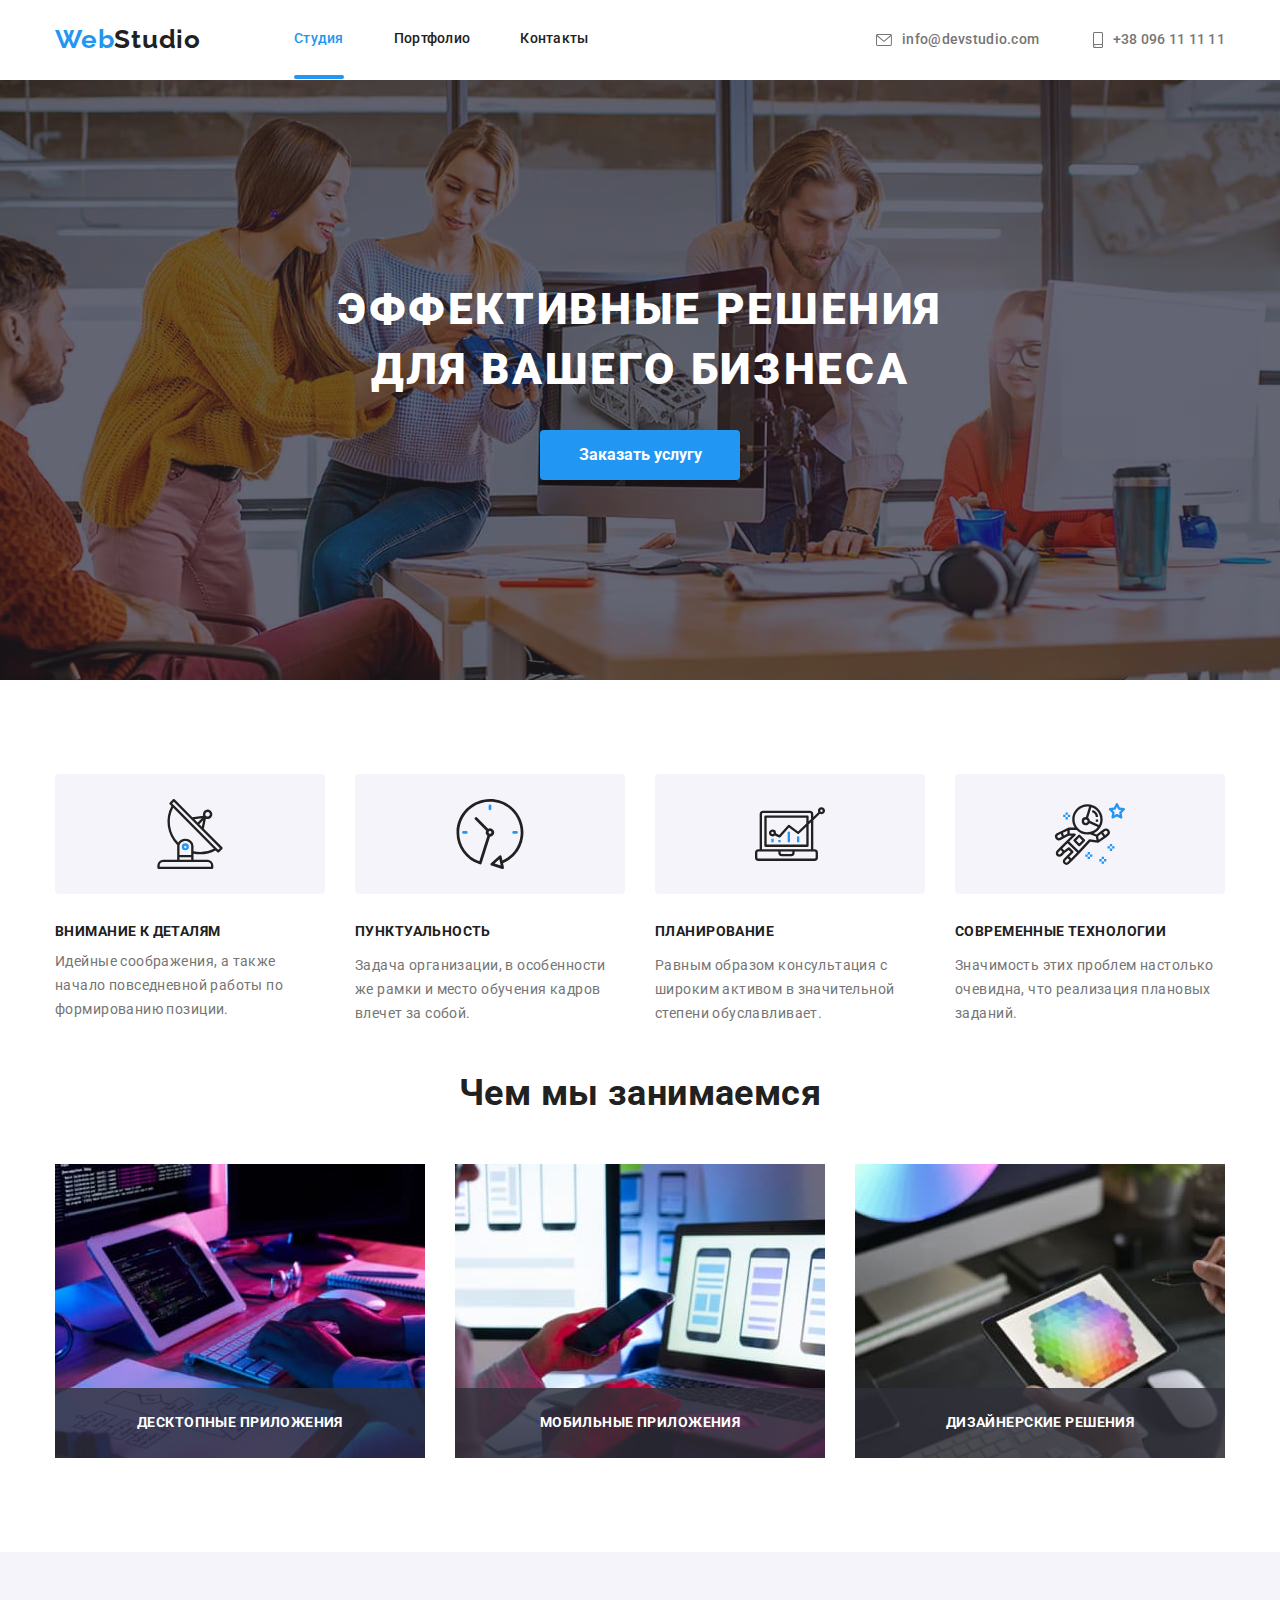
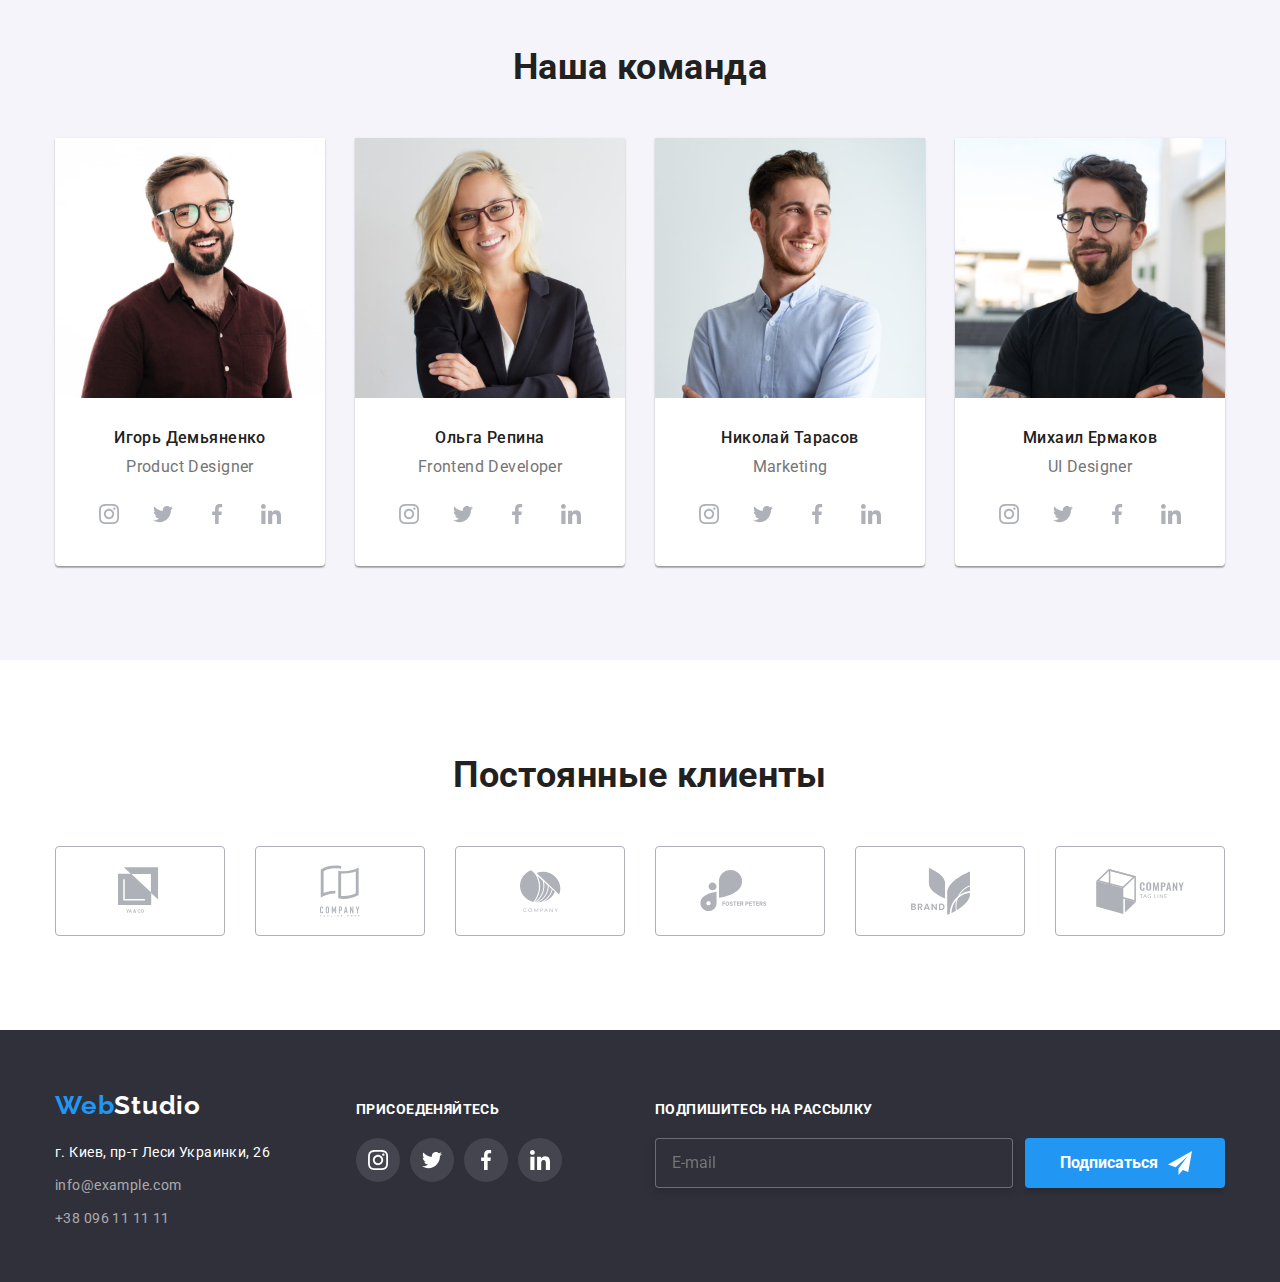
<file: index.html>
<!DOCTYPE html>
<html lang="en">
<head>
    <meta charset="UTF-8">
    <meta name="viewport" content="width=device-width, initial-scale=1.0">
    <title>Document</title>
    <link href="https://fonts.googleapis.com/css2?family=Raleway:wght@700&family=Roboto:wght@400;500;700;900&display=swap" rel="stylesheet"/>
    <link rel="stylesheet" href="https://cdnjs.cloudflare.com/ajax/libs/modern-normalize/1.0.0/modern-normalize.min.css"/>
    <link rel="stylesheet" href="./css/styles.css" />
</head>
<body>
     <!--Шапка сайта-->  
 <header class="page-header"> 
   <div class="container flexbox">
    <nav class="navigation">
      <a href="./index.html" class="logo">
        <span class="logo-web">Web</span>Studio
      </a>  
      <ul class="site-nav list">
        <li class="item"><a href="" class="link current">Студия</a></li>
        <li class="item"><a href="./portfolio.html" class="link">Портфолио</a></li>
        <li class="item"><a href="" class="link">Контакты</a></li>
      </ul>
    </nav>

     <address class="address">
       <a class="contacts-link" href="mailto:info@devstudio.com">
        <svg class="contact-icon" width="16" height="12">
          <use href="./img/sprite.svg#envelope"></use>
        </svg>info@devstudio.com
       </a>
       <a class="contacts-link" href="tel:+380961111111">
        <svg class="contact-icon" width="10" height="16">
          <use href="./img/sprite.svg#smartphone"></use>
        </svg>+38 096 11 11 11
       </a>
     </address>
   </div>
   
  </header>  

   <main>
     <!--Вид деятельности-->
     <section class="section-services">
       <div class="overlay">
        <h1 class="hero-title">Эффективные решения <br /> для вашего бизнеса</h1>
        <button data-modal-open class="button">Заказать услугу</button>
       </div>
       
     </section>
     <!--Наши преимущества-->
     <section class="section">
       <div class="container advantages"> 
        <h2 class="section-title-invisible">Наши преимущества</h2>
        <ul class="advantages-list">
          <li class="element">
            <h3 class="title">Внимание к деталям</h3>
              <p class="advantage-text">Идейные соображения, а также начало повседневной работы по формированию позиции.</p>
          </li>
          <li class="element">
            <h3 class="title">Пунктуальность</h3>
              <p>Задача организации, в особенности же рамки и место обучения кадров влечет за собой.</p>
          </li>
          <li class="element">
            <h3 class="title">Планирование</h3>
              <p>Равным образом консультация с широким активом в значительной степени обуславливает.</p>
          </li>
          <li class="element">
            <h3 class="title">Современные технологии</h3>
              <p>Значимость этих проблем настолько очевидна, что реализация плановых заданий.</p>
          </li>
        </ul>
       </div>
       
     </section>

     <!--Виды услуг-->
     <section class="section">
       <div class="container">
        <h2 class="section-title">Чем мы занимаемся</h2>
        <ul class="section-list work-list">
          <li class="work-gallery">
             <img src="./img/box1.jpg" alt="Услуга1" width="370" height="294" />
             <p class="description">Десктопные приложения</p>
          </li>
          <li class="work-gallery">
             <img src="./img/box2.jpg" alt="Услуга 2" width="370" height="294" />
             <p class="description">Мобильные приложения</p>
          </li>
          <li class="work-gallery">
             <img src="./img/box3.jpg" alt="Услуга 3" width="370" height="294" />
             <p class="description">Дизайнерские решения</p>
          </li>
        </ul>
       </div>

     </section>

     <!--Наша команда-->
     <section class="section command">
       <div class="container">
        <h2 class="section-title">Наша команда</h2>
        <ul class="section-list team-list">
          <li class="work-team">
              <img class="foto" src="./img/img.jpg" alt="Игорь Демьяненко" width="270" height="260" />
              <h3 class="employee">Игорь Демьяненко</h3>
                <p class="position">Product Designer</p>
                <ul class="list social-icon-list">
                  <li class="social-icon-item">
                    <a class="social-icon-link" href="https://www.instagram.com/" target="_blank" rel="" aria-label="ссылка Инстаграм">
                      <svg class="social-icon" width="20" height="20">
                        <use href="./img/sprite.svg#instagram-2"></use>
                      </svg>
                    </a>
                  </li>
                  <li class="social-icon-item">
                    <a class="social-icon-link" href="https://www.twitter.com/" target="_blank" rel="" aria-label="ссылка Твиттер">
                      <svg class="social-icon" width="20" height="20">
                        <use href="./img/sprite.svg#twitter-1"></use>
                      </svg>
                    </a>
                  </li>
                  <li class="social-icon-item">
                    <a class="social-icon-link" href="https://www.facebook.com/" target="_blank" rel="" aria-label="ссылка Фейсбук">
                      <svg class="social-icon" width="20" height="20">
                        <use href="./img/sprite.svg#facebook-1"></use>
                      </svg>
                    </a>
                  </li>
                  <li class="social-icon-item">
                    <a class="social-icon-link" href="https://www.linkedin.com/" target="_blank" rel="" aria-label="ссылка Линкедин">
                      <svg class="social-icon" width="20" height="20">
                        <use href="./img/sprite.svg#linkedin-1"></use>
                      </svg>
                    </a>
                  </li>
                </ul>
          </li>
          <li class="work-team">
              <img class="foto" src="./img/img1.jpg" alt="Ольга Репина" width="270" height="260" />
              <h3 class="employee">Ольга Репина</h3>
                <p class="position">Frontend Developer</p>
                <ul class="list social-icon-list">
                  <li class="social-icon-item">
                    <a class="social-icon-link" href="https://www.instagram.com/" target="_blank" rel="" aria-label="ссылка Инстаграм">
                      <svg class="social-icon" width="20" height="20">
                        <use href="./img/sprite.svg#instagram-2"></use>
                      </svg>
                    </a>
                  </li>
                  <li class="social-icon-item">
                    <a class="social-icon-link" href="https://www.twitter.com/" target="_blank" rel="" aria-label="ссылка Твиттер">
                      <svg class="social-icon" width="20" height="20">
                        <use href="./img/sprite.svg#twitter-1"></use>
                      </svg>
                    </a>
                  </li>
                  <li class="social-icon-item">
                    <a class="social-icon-link" href="https://www.facebook.com/" target="_blank" rel="" aria-label="ссылка Фейсбук">
                      <svg class="social-icon" width="20" height="20">
                        <use href="./img/sprite.svg#facebook-1"></use>
                      </svg>
                    </a>
                  </li>
                  <li class="social-icon-item">
                    <a class="social-icon-link" href="https://www.linkedin.com/" target="_blank" rel="" aria-label="ссылка Линкедин">
                      <svg class="social-icon" width="20" height="20">
                        <use href="./img/sprite.svg#linkedin-1"></use>
                      </svg>
                    </a>
                  </li>
                </ul>
          </li>
          <li class="work-team">
             <img class="foto" src="./img/img2.jpg" alt="Николай Тарасов" width="270" height="260" />
             <h3 class="employee">Николай Тарасов</h3>
               <p class="position">Marketing</p>
               <ul class="list social-icon-list">
                <li class="social-icon-item">
                  <a class="social-icon-link" href="https://www.instagram.com/" target="_blank" rel="" aria-label="ссылка Инстаграм">
                    <svg class="social-icon" width="20" height="20">
                      <use href="./img/sprite.svg#instagram-2"></use>
                    </svg>
                  </a>
                </li>
                <li class="social-icon-item">
                  <a class="social-icon-link" href="https://www.twitter.com/" target="_blank" rel="" aria-label="ссылка Твиттер">
                    <svg class="social-icon" width="20" height="20">
                      <use href="./img/sprite.svg#twitter-1"></use>
                    </svg>
                  </a>
                </li>
                <li class="social-icon-item">
                  <a class="social-icon-link" href="https://www.facebook.com/" target="_blank" rel="" aria-label="ссылка Фейсбук">
                    <svg class="social-icon" width="20" height="20">
                      <use href="./img/sprite.svg#facebook-1"></use>
                    </svg>
                  </a>
                </li>
                <li class="social-icon-item">
                  <a class="social-icon-link" href="https://www.linkedin.com/" target="_blank" rel="" aria-label="ссылка Линкедин">
                    <svg class="social-icon" width="20" height="20">
                      <use href="./img/sprite.svg#linkedin-1"></use>
                    </svg>
                  </a>
                </li>
              </ul>
          </li>
          <li class="work-team">
             <img class="foto" src="./img/img3.jpg" alt="Михаил Ермаков" width="270" height="260" />
             <h3 class="employee">Михаил Ермаков</h3>
               <p class="position">UI Designer</p>
               <ul class="list social-icon-list">
                <li class="social-icon-item">
                  <a class="social-icon-link" href="https://www.instagram.com/" target="_blank" rel="" aria-label="ссылка Инстаграм">
                    <svg class="social-icon" width="20" height="20">
                      <use href="./img/sprite.svg#instagram-2"></use>
                    </svg>
                  </a>
                </li>
                <li class="social-icon-item">
                  <a class="social-icon-link" href="https://www.twitter.com/" target="_blank" rel="" aria-label="ссылка Твиттер">
                    <svg class="social-icon" width="20" height="20">
                      <use href="./img/sprite.svg#twitter-1"></use>
                    </svg>
                  </a>
                </li>
                <li class="social-icon-item">
                  <a class="social-icon-link" href="https://www.facebook.com/" target="_blank" rel="" aria-label="ссылка Фейсбук">
                    <svg class="social-icon" width="20" height="20">
                      <use href="./img/sprite.svg#facebook-1"></use>
                    </svg>
                  </a>
                </li>
                <li class="social-icon-item">
                  <a class="social-icon-link" href="https://www.linkedin.com/" target="_blank" rel="" aria-label="ссылка Линкедин">
                    <svg class="social-icon" width="20" height="20">
                      <use href="./img/sprite.svg#linkedin-1"></use>
                    </svg>
                  </a>
                </li>
              </ul>
          </li>
        </ul>
       </div>
     </section>

     <!--Клиенты-->
     <section class="section">
       <div class="container">
        <h2 class="section-title">Постоянные клиенты</h2>
        <ul class="list clients-list">
          <li class="clients-item">
            <a class="clients-link" href="" target="_blank" rel="" aria-label="ссылка на клиента 1">
              <svg class="client-icon" width="44.27" height="49.23">
                <use href="./img/sprite.svg#logo-1"></use>
              </svg>
            </a>
          </li>
          <li class="clients-item">
            <a class="clients-link" href="" target="_blank" rel="" aria-label="ссылк на клиента 2">
              <svg class="client-icon" width="40" height="52">
                <use href="./img/sprite.svg#logo-2"></use>
              </svg>
            </a>
          </li>
          <li class="clients-item">
            <a class="clients-link" href="" target="_blank" rel="" aria-label="ссылка на клиента 3">
              <svg class="client-icon" width="41" height="42.6">
                <use href="./img/sprite.svg#logo-3"></use>
              </svg>
            </a>
          </li>
          <li class="clients-item">
            <a class="clients-link" href="" target="_blank" rel="" aria-label="ссылка на клиента 4">
              <svg class="client-icon" width="79.66" height="42.02">
                <use href="./img/sprite.svg#logo-4"></use>
              </svg>
            </a>
          </li>
          <li class="clients-item">
            <a class="clients-link" href="" target="_blank" rel="" aria-label="ссылка на клиента 5">
              <svg class="client-icon" width="59" height="47">
                <use href="./img/sprite.svg#logo-5"></use>
              </svg>
            </a>
          </li>
          <li class="clients-item">
            <a class="clients-link" href="" target="_blank" rel="" aria-label="ссылка на клиента 6">
              <svg class="client-icon" width="88.48" height="45.44">
                <use href="./img/sprite.svg#logo-6"></use>
              </svg>
            </a>
          </li>
        </ul>
       </div>
      </section>
     
   </main>

  <!--Футер-->

     <footer class="section-footer">
        <div class="container page">
           <div class="footer-page">
              <div class="footer-logo">
                <a href="./index.html" class="logo-footer">
                Web<span class="logo-studio">Studio</span>
                </a>
              </div>
         
              <address class="address-footer">
               <div class="contacts">
                  <p class="location">г. Киев, пр-т Леси Украинки, 26</p>
                  <a class="contacts-link" href="mailto:info@devstudio.com">info@example.com</a><br />
                  <a class="contacts-link" href="tel:+380961111111">+38 096 11 11 11</a>
               </div>
              </address>
           </div>
        
           <div class="footer-links">
             <h3 class="join">ПРИСОЕДЕНЯЙТЕСЬ</h3>
             <ul class="list social-icon-list-footer">
               <li class="social-icon-item-footer">
                 <a class="social-icon-link-footer" href="https://www.instagram.com/" target="_blank" rel="" aria-label="ссылка Инстаграм">
                   <svg class="social-icon-footer" width="20" height="20">
                     <use href="./img/sprite.svg#instagram-2"></use>
                   </svg>
                 </a>
               </li>
               <li class="social-icon-item-footer">
                 <a class="social-icon-link-footer" href="https://www.twitter.com/" target="_blank" rel="" aria-label="ссылка Твиттер">
                   <svg class="social-icon-footer" width="20" height="20">
                     <use href="./img/sprite.svg#twitter-1"></use>
                   </svg>
                 </a>
               </li>
               <li class="social-icon-item-footer">
                 <a class="social-icon-link-footer" href="https://www.facebook.com/" target="_blank" rel="" aria-label="ссылка Фейсбук">
                   <svg class="social-icon-footer" width="20" height="20">
                     <use href="./img/sprite.svg#facebook-1"></use>
                   </svg>
                 </a>
               </li>
               <li class="social-icon-item-footer">
                 <a class="social-icon-link-footer" href="https://www.linkedin.com/" target="_blank" rel="" aria-label="ссылка Линкедин">
                   <svg class="social-icon-footer" width="20" height="20">
                     <use href="./img/sprite.svg#linkedin-1"></use>
                   </svg>
                 </a>
               </li>
             </ul>
           </div>

           <!-- Форма в футере -->
           <form class="form-field js-speaker-form">
            <label for="mail-actions">
              <b class="subscribe">Подпишитесь на рассылку</b>
            </label>
            <div class="flex-form">
              <input class="mail-actions" type="email" name="mail-actions" id="mail-actions" placeholder="E-mail"/>
              <button class="button-footer" type="submit">
                Подписаться
              <svg class="icon-send">
                <use href="./img/sprite2.svg#icon-send"></use>
              </svg>
              </button>
            </div>
           </form>
        </div>
     </footer>
    
     <!-- Модальное окно -->
       <div class="backdrop is-hidden" data-modal>
         <div class="modal">
           <button data-modal-close class="button-modal-close">
             <svg class="icon-close">
               <use href="./img/sprite.svg#close"></use>
             </svg>
           </button>

           <form class="form-modal js-speaker-form">
             <b class="form-information">Оставьте свои данные, мы вам перезвоним</b>
             <div class="form-field-modal">
               <label class="form-label" for="name">Имя</label>
               <input class="form-input" type="text" name="name" id="name" autofocus />
               <svg class="icon-form-modal" width="18" height="18">
                 <use href="./img/sprite2.svg#person-black-18dp-1"></use>
               </svg>
             </div>
             <div class="form-field-modal">
              <label class="form-label" for="tel">Телефон</label>
              <input class="form-input" type="tel" name="tel" id="tel" />
              <svg class="icon-form-modal" width="18" height="18">
                <use href="./img/sprite2.svg#phone-black-18dp-1"></use>
              </svg>
             </div>
             <div class="form-field-modal">
              <label class="form-label" for="mail">Почта</label>
              <input class="form-input" type="email" name="mail" id="mail" />
              <svg class="icon-form-modal" width="18" height="18">
                <use href="./img/sprite2.svg#email-black-18dp-1"></use>
              </svg>
             </div>
             <div class="form-field-comment">
              <label class="form-label" for="comment">Коментарий</label>
              <textarea class="form-comment" name="comment" id="comment" rows="7" placeholder="Введите текст"></textarea>
             </div>
             <div class="agreement">
              <label class="checkbox-label">
                <input class="checkbox" type="checkbox" name="licensed-agreement"/>
                <span class="icon-checkbox"></span>
                      Соглашаюсь с рассылкой и принимаю  
                <a class="license-link" href="./index.html">Условия договора</a>
               </label>
             </div>
             <div class="button-submit">                                           
              <button class="button-send" type="submit">Отправить</button>
             </div>
           </form>

         </div>
       </div>

   <script src="./js/modal.js"></script>

   <script src="./js/form.js"></script>
</body>
</html>
</file>
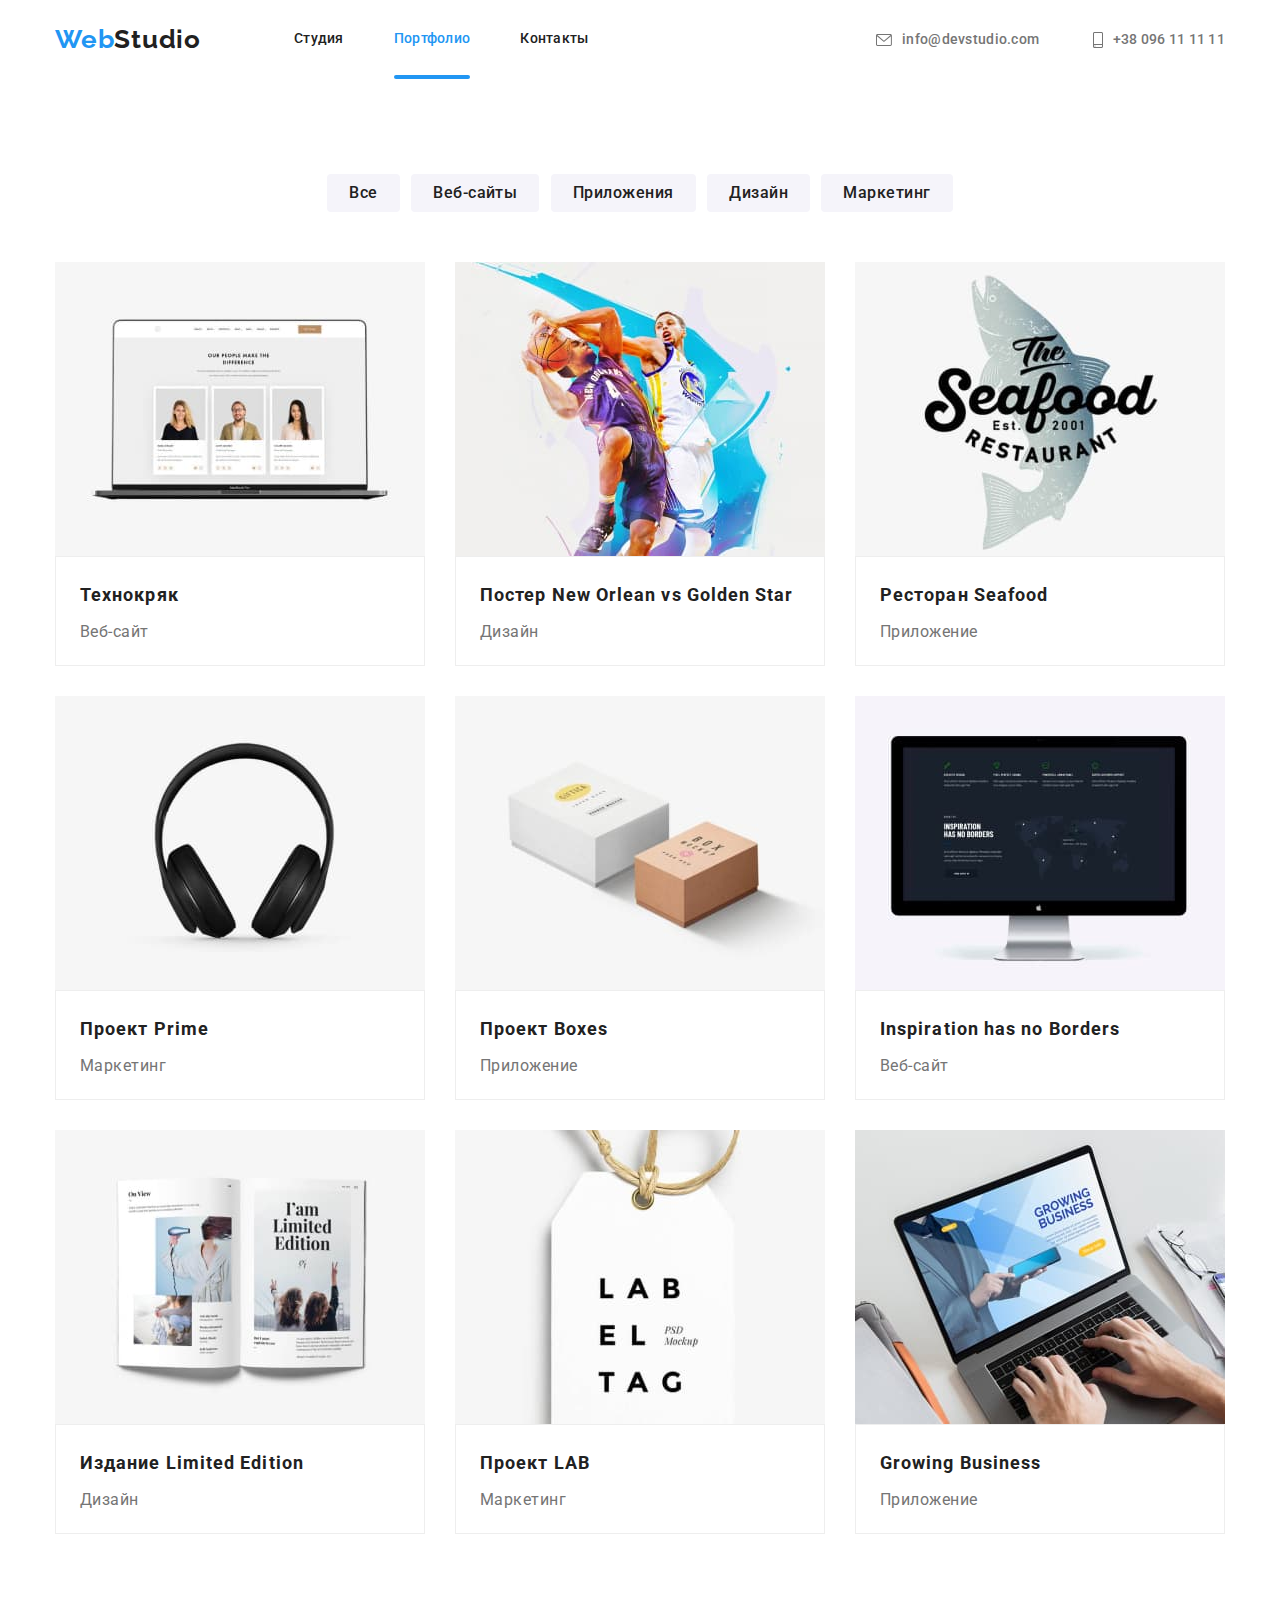
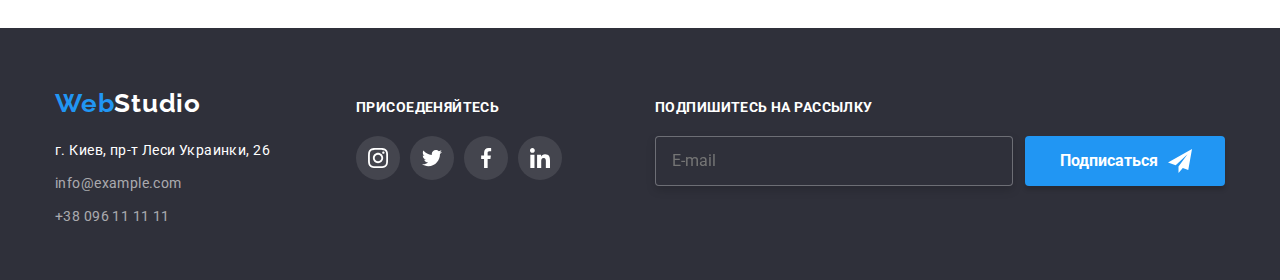
<file: portfolio.html>
<!DOCTYPE html>
<html lang="en">
<head>
    <meta charset="UTF-8">
    <meta name="viewport" content="width=device-width, initial-scale=1.0">
    <title>Document</title>
    <link href="https://fonts.googleapis.com/css2?family=Raleway:wght@700&family=Roboto:wght@400;500;700;900&display=swap" rel="stylesheet"/>
    <link rel="stylesheet" href="https://cdnjs.cloudflare.com/ajax/libs/modern-normalize/1.0.0/modern-normalize.min.css"/>
    <link rel="stylesheet" href="./css/styles.css" />
</head>
<body>
     <!--Шапка сайта-->  
     <header class="page-header"> 
      <div class="container flexbox">
       <nav class="navigation">
         <a href="./index.html" class="logo">
           <span class="logo-web">Web</span>Studio
         </a>  
         <ul class="site-nav list">
           <li class="item"><a href="./index.html" class="link">Студия</a></li>
           <li class="item"><a href="./portfolio.html" class="link current">Портфолио</a></li>
           <li class="item"><a href="" class="link">Контакты</a></li>
         </ul>
       </nav>
   
       <address class="address">
        <a class="contacts-link" href="mailto:info@devstudio.com">
         <svg class="contact-icon" width="16" height="12">
           <use href="./img/sprite.svg#envelope"></use>
         </svg>info@devstudio.com
        </a>
        <a class="contacts-link" href="tel:+380961111111">
         <svg class="contact-icon" width="10" height="16">
           <use href="./img/sprite.svg#smartphone"></use>
         </svg>+38 096 11 11 11
        </a>
      </address>
      </div>
      
     </header>  
   
    <main>
<!-- Образцы работ -->
  <section class="section">
    <div class="container buttons">
      <h1 class="section-title-invisible">Образцы работ</h1>
      <ul class="menu">
         <li class="unit"><button type="button" class="menu-button">Все</button></li>
         <li class="unit"><button type="button" class="menu-button">Веб-сайты</button></li>
         <li class="unit"><button type="button" class="menu-button">Приложения</button></li>
         <li class="unit"><button type="button" class="menu-button">Дизайн</button></li>
         <li class="unit"><button type="button" class="menu-button">Маркетинг</button></li>
      </ul>
    </div>

    <div class="container">
     <ul class="section-list flex">
          <li class="card">
            <a href="" class="link">
              <div class="hiden-card">
                <img class="picture" src="./img/p1.jpg" alt="Технокряк" width="370" height="294" />
                <div class="overlay-card">
                  <p class="text-overlay">
                    Технокряк это современная площадка распространения коронавируса. 
                    Компании используют эту платформу для цифрового шпионажа и атак на защищённые сервера конкурентов.
                  </p>
                </div>
              </div>
              <div class="card-content">
                <h2 class="name">Технокряк</h2>
                <p class="work">Веб-сайт</p>
              </div>
            </a> 
          </li>
          <li class="card">
            <a href="" class="link">
              <div class="hiden-card">
                <img class="picture" src="./img/p2.jpg" alt="Постер New Orlean vs Golden Star" width="370" height="294" />
                <div class="overlay-card">
                  <p class="text-overlay">
                    Технокряк это современная площадка распространения коронавируса. 
                    Компании используют эту платформу для цифрового шпионажа и атак на защищённые сервера конкурентов.
                  </p>
                </div>
              </div>
              <div class="card-content">
                <h2 class="name">Постер New Orlean vs Golden Star</h2>
                <p class="work">Дизайн</p>
              </div>
            </a>
          </li>
          <li class="card">
            <a href="" class="link">
              <div class="hiden-card">
                <img class="picture" src="./img/p3.jpg" alt="Ресторан Seafood" width="370" height="294" />
                <div class="overlay-card">
                  <p class="text-overlay">
                    Технокряк это современная площадка распространения коронавируса. 
                    Компании используют эту платформу для цифрового шпионажа и атак на защищённые сервера конкурентов.
                  </p>
                </div>
              </div>
              <div class="card-content">
                <h2 class="name">Ресторан Seafood</h2>
                <p class="work">Приложение</p>
              </div>
            </a>
          </li>
          <li class="card">
            <a href="" class="link">
              <div class="hiden-card">
                <img class="picture" src="./img/p4.jpg" alt="Проект Prime" width="370" height="294" />
                <div class="overlay-card">
                  <p class="text-overlay">
                    Технокряк это современная площадка распространения коронавируса. 
                    Компании используют эту платформу для цифрового шпионажа и атак на защищённые сервера конкурентов.
                  </p>
                </div>
              </div>
              <div class="card-content">
                <h2 class="name">Проект Prime</h2>
                <p class="work">Маркетинг</p>
              </div>
            </a>
          </li>
          <li class="card">
            <a href="" class="link">
              <div class="hiden-card">
                <img class="picture" src="./img/p5.jpg" alt="Проект Boxes" width="370" height="294" />
                <div class="overlay-card">
                  <p class="text-overlay">
                    Технокряк это современная площадка распространения коронавируса. 
                    Компании используют эту платформу для цифрового шпионажа и атак на защищённые сервера конкурентов.
                  </p>
                </div>
              </div>
              <div class="card-content">
                <h2 class="name">Проект Boxes</h2>
                <p class="work">Приложение</p>    
              </div>
            </a>
          </li>
          <li class="card">
            <a href="" class="link">
              <div class="hiden-card">
                <img class="picture" src="./img/p6.jpg" alt="Inspiration has no Borders" width="370" height="294" />
                <div class="overlay-card">
                  <p class="text-overlay">
                    Технокряк это современная площадка распространения коронавируса. 
                    Компании используют эту платформу для цифрового шпионажа и атак на защищённые сервера конкурентов.
                  </p>
                </div>
              </div>
              <div class="card-content">
                <h2 class="name">Inspiration has no Borders</h2>
                <p class="work">Веб-сайт</p>    
              </div>
            </a>
          </li>
          <li class="card">
            <a href="" class="link">
              <div class="hiden-card">
                <img class="picture" src="./img/p7.jpg" alt="Издание Limited Edition" width="370" height="294" />
                <div class="overlay-card">
                  <p class="text-overlay">
                    Технокряк это современная площадка распространения коронавируса. 
                    Компании используют эту платформу для цифрового шпионажа и атак на защищённые сервера конкурентов.
                  </p>
                </div>
              </div>
              <div class="card-content">
                <h2 class="name">Издание Limited Edition</h2>
                <p class="work">Дизайн</p>
              </div>
            </a>
          </li>
          <li class="card">
            <a href="" class="link">
              <div class="hiden-card">
                <img class="picture" src="./img/p8.jpg" alt="Проект LAB" width="370" height="294" />
                <div class="overlay-card">
                  <p class="text-overlay">
                    Технокряк это современная площадка распространения коронавируса. 
                    Компании используют эту платформу для цифрового шпионажа и атак на защищённые сервера конкурентов.
                  </p>
                </div>
              </div>
              <div class="card-content">
                <h2 class="name">Проект LAB</h2>
                <p class="work">Маркетинг</p>
              </div>
            </a>
          </li>
          <li class="card">
            <a href="" class="link">
              <div class="hiden-card">
                <img class="picture" src="./img/p9.jpg" alt="Growing Business" width="370" height="294" />
                <div class="overlay-card">
                  <p class="text-overlay">
                    Технокряк это современная площадка распространения коронавируса. 
                    Компании используют эту платформу для цифрового шпионажа и атак на защищённые сервера конкурентов.
                  </p>
                </div>
              </div>
              <div class="card-content">
                <h2 class="name">Growing Business</h2>
                <p class="work">Приложение</p>
              </div>
            </a>
          </li>
     </ul>
    </div>

  </section>      

    </main>


  <!--Футер-->
  <footer class="section-footer">
    <div class="container page">
       <div class="footer-page">
          <div class="footer-logo">
            <a href="./index.html" class="logo-footer">
            Web<span class="logo-studio">Studio</span>
            </a>
          </div>
     
          <address class="address-footer">
           <div class="contacts">
              <p class="location">г. Киев, пр-т Леси Украинки, 26</p>
              <a class="contacts-link" href="mailto:info@devstudio.com">info@example.com</a><br />
              <a class="contacts-link" href="tel:+380961111111">+38 096 11 11 11</a>
           </div>
          </address>
       </div>
    
       <div class="footer-links">
         <h3 class="join">ПРИСОЕДЕНЯЙТЕСЬ</h3>
         <ul class="list social-icon-list-footer">
           <li class="social-icon-item-footer">
             <a class="social-icon-link-footer" href="https://www.instagram.com/" target="_blank" rel="" aria-label="ссылка Инстаграм">
               <svg class="social-icon-footer" width="20" height="20">
                 <use href="./img/sprite.svg#instagram-2"></use>
               </svg>
             </a>
           </li>
           <li class="social-icon-item-footer">
             <a class="social-icon-link-footer" href="https://www.twitter.com/" target="_blank" rel="" aria-label="ссылка Твиттер">
               <svg class="social-icon-footer" width="20" height="20">
                 <use href="./img/sprite.svg#twitter-1"></use>
               </svg>
             </a>
           </li>
           <li class="social-icon-item-footer">
             <a class="social-icon-link-footer" href="https://www.facebook.com/" target="_blank" rel="" aria-label="ссылка Фейсбук">
               <svg class="social-icon-footer" width="20" height="20">
                 <use href="./img/sprite.svg#facebook-1"></use>
               </svg>
             </a>
           </li>
           <li class="social-icon-item-footer">
             <a class="social-icon-link-footer" href="https://www.linkedin.com/" target="_blank" rel="" aria-label="ссылка Линкедин">
               <svg class="social-icon-footer" width="20" height="20">
                 <use href="./img/sprite.svg#linkedin-1"></use>
               </svg>
             </a>
           </li>
         </ul>
       </div>
  <!-- Форма в футере -->
        <form class="form-field js-speaker-form">
          <label for="mail-actions">
            <b class="subscribe">Подпишитесь на рассылку</b>
          </label>
          <div class="flex-form">
            <input class="mail-actions" type="email" name="mail-actions" id="mail-actions" placeholder="E-mail"/>
            <button class="button-footer" type="submit">
              Подписаться
            <svg class="icon-send">
              <use href="./img/sprite2.svg#icon-send"></use>
            </svg>
            </button>
          </div>
        </form>       
    </div>
 </footer>
  
  
</body>
</html>
</file>
<file: css/styles.css>
/* цвет основного текста #212121 */

/* вторичный цвет #757575 */

/* белый цвет #FFFFFF */

/* акцент #2196F3 */

/* лого #000000 */

/* вторичный цвет фона #F5F4FA */

/* цвет футера #2F303A */

/* цвет адреса футера rgba(255, 255, 255, 0.6); */

/* цвет заднего фона hero #C4C4C4; */

/* цвет тени рамки карточки команды 0px 1px 3px rgba(0, 0, 0, 0.12), 0px 1px 1px rgba(0, 0, 0, 0.14), 0px 2px 1px rgba(0, 0, 0, 0.2); */

/* цвет тени рамки кнопки  0px 3px 1px rgba(0, 0, 0, 0.1), 0px 1px 2px rgba(0, 0, 0, 0.08), 0px 2px 2px rgba(0, 0, 0, 0.12); */

/* цвет тени рамки карточки портфолио 0px 1px 1px rgba(0, 0, 0, 0.12), 0px 4px 4px rgba(0, 0, 0, 0.06), 1px 4px 6px rgba(0, 0, 0, 0.16);*/

/* цвет заднего фона карточки контента #FFFFFF */

:root {
    --primary-text-color: #757575;
    --title-text-color: #212121;
    --accent-color: #2196F3;
    --logo-color: #000000;
    --primary-white-color: #FFFFFF;
    --address-footer-color: rgba(255, 255, 255, 0.6);
    --secondary-background-color: #F5F4FA;
    --footer-color: #2F303A;
    --background-hero: #C4C4C4;
    --box-shadow-team: 0px 1px 3px rgba(0, 0, 0, 0.12), 0px 1px 1px rgba(0, 0, 0, 0.14), 0px 2px 1px rgba(0, 0, 0, 0.2);
    --box-shadow-button: 0px 3px 1px rgba(0, 0, 0, 0.1), 0px 1px 2px rgba(0, 0, 0, 0.08), 0px 2px 2px rgba(0, 0, 0, 0.12);
    --box-shadow-portfolio: 0px 1px 1px rgba(0, 0, 0, 0.12), 0px 4px 4px rgba(0, 0, 0, 0.06), 1px 4px 6px rgba(0, 0, 0, 0.16);
    --background-card-content: #FFFFFF;
}

body {
    background-color: var(--primary-white-color);
    color: var(--primary-text-color);

    font-family: Roboto, sans-serif;
    letter-spacing: 0.03em;
    font-size: 14px;
    line-height: 1.71;
}

/* Утилиты */

.container {
    margin-left: auto;
    margin-right: auto;
    width: 1200px;
    padding-left: 15px;
    padding-right: 15px;
}

.page-header {
    height: 80px;
    width: auto;

    padding-top: 24px;
    padding-bottom: 25px;
    margin-left: auto;
    margin-right: auto;
}

.page-header .flexbox {
    align-items:center;
}

.flexbox {
    display: flex;
}

.navigation {
    display: flex;
    align-items:center;
    margin-right: auto;
}

.page-header .contacts-link + .contacts-link {
    margin-left: 50px;
}

.list {
    list-style: none;
    padding: 0;
    margin: 0;
}

/* Logo */

.logo {
    margin-right: 93px;
    
    color: var(--title-text-color);
    text-decoration: none;

    font-family: Raleway,sans-serif;
    letter-spacing: 0.03em;
    font-weight: 700;
    font-size: 26px;
    line-height: 1.19;

    transition: color 250ms cubic-bezier(0.4, 0, 0.2, 1);
}

.logo-web {
    color: var(--accent-color);
}

.logo:hover, 
.logo:focus {
    color: var(--accent-color);
}

.logo-footer {
    display: inline-block;
    color: var(--accent-color);
    text-decoration: none;
    font-family: Raleway,sans-serif;
    letter-spacing: 0.03em;
    font-weight: 700;
    font-size: 26px;
    line-height: 1.19;
    
    margin-bottom: 20px;
}

.logo-studio {
    color: var(--primary-white-color);

    transition: color 250ms cubic-bezier(0.4, 0, 0.2, 1);
}

.section-footer .logo-studio:hover,
.section-footer .logo-studio:focus {
    color: var(--accent-color);
}


/* Site-nav */

.site-nav {
    display: flex;
}

.site-nav .item:not(:last-child) {
    margin-right: 50px;
}

.site-nav .link {
    position: relative;
    display: block;

    color: var(--title-text-color);
    text-decoration: none;
    font-weight: 500;
    font-size: 14px;
    line-height: 1.14;
    letter-spacing: 0.02em;

    transition: color 250ms cubic-bezier(0.4, 0, 0.2, 1);
}

.site-nav .link:hover,
.site-nav .link:focus {
    color: var(--accent-color );
}

.site-nav .link.current {
    color: var(--accent-color );
}

/* Section */

.section {
    padding-top: 94px;
    padding-bottom: 94px;
    margin-right: auto;
    margin-left: auto;
    width: auto;
}

.section-services {
    background-color: var(--background-hero);
    height: 600px;
    width: auto;
    text-align: center;
}

.hero-title {
    color: var(--primary-white-color);
    width: 696px;
    height: 120px;
    text-align: center;
    margin-right: auto;
    margin-left: auto;

    font-weight: 900;
    font-size: 44px;
    line-height: 1.36;
    letter-spacing: 0.06em;
    text-transform: uppercase;

    margin-top: 0;
    margin-bottom: 30px;
}

.section-title {
    color: var(--title-text-color);

    font-weight: 700;
    font-size: 36px;
    line-height: 1.17;
    text-align: center;

    margin-top: 0;
    margin-bottom: 50px;
}

.section-list {
    list-style-type:none
}

.section-list .employee {
    color: var(--title-text-color);
    font-weight: 500;
    font-size: 16px;
    line-height: 1.9;
    text-align: center;
}

.section-list .position {
    color: var(--primary-text-color);
    font-weight: 400;
    font-size: 16px;
    line-height: 1.9;
    text-align: center;
}

.work-list {
    display: flex;
    flex-wrap: wrap;
    padding-left: 0;
    margin-bottom: 0;
    margin-top: 0;
    width: 1170;
} 

.work-gallery {
    position: relative;
    width: 370px;
    height: 294px;
    margin-right: 30px;

    display: block;
}

.work-gallery:nth-child(3n) {
    margin-right: 0;
}

.team-list {
    display: flex;
    flex-wrap: wrap;
    padding-left: 0;
    margin-top: 0;
    margin-bottom: 0;
    width: 1170px;
}

.work-team {
    background: var(--primary-white-color);
    box-shadow: var(--box-shadow-team);
    border-radius: 0px 0px 4px 4px;

    width: 270px;
    height: 428px;

    margin-right: 30px;
}

.work-team:nth-child(4n) {
    margin-right: 0;
}

.work-team .employee {
    display: flex;
    justify-content: center;
    align-items: center;
    margin-top: 30px;
    margin-bottom: 10px;
    height: 19px; 
}

.work-team .foto {
    display: block;
    max-width: 100%;
    height: 260px;

    border-radius: 0px;
}   

.work-team .position {
    margin: 0;
    height: 19px;
    display: flex;
    justify-content: center;
    align-items: center;
}

/* Command */

.command {
    background-color: var(--secondary-background-color);
}

/* Advantages */

.advantages {
    height: 110px;
}

.advantages-list .element {
    margin-right: 30px;
}

.advantages-list .element:last-child {
    margin-right: 0;
}

.advantages .section-title-invisible {
    position: absolute;
    width: 1px;
    height: 1px;
    margin: -1px;
    border: 0;
    padding: 0;
    clip: rect(0 0 0 0);
    overflow: hidden;
}

.advantages-list .title {
    color: var(--title-text-color);

    font-weight: 700;
    font-size: 14px;
    line-height: 1.14;
    text-transform: uppercase;

    margin-top: 0;
    margin-bottom: 10px;
}

.element .advantage-text {
    margin-top: 0;
    margin-bottom: 0;
    
    width: 270px;
    height: 75px;
}

.advantages-list {
    list-style: none;
    display: flex;
    padding-left: 0;
    margin-top: 0;
    margin-bottom: 0;
}

/* Button */

.button {
    color: var(--primary-white-color);
    background-color: var(--accent-color);

    box-shadow: 0px 4px 4px rgba(0, 0, 0, 0.15);
    border-radius: 4px;
    padding: 10px 32px;
    display: inline-block;
    width: 200px;
    height: 50px;
    border-style: none;
    cursor: pointer;

    text-align: center;
    outline: none;
    font-family: inherit;
    font-weight: 700;
    font-size: 16px;
    line-height: 1.87;

    /* Анимация и переход */
    transition-property: transform;
    transition-duration: 250ms;
    transition-timing-function: cubic-bezier(0.4, 0, 0.2, 1); 
}

.button:hover,
.button:focus {
    transform: scale(1.05);
}

/* Address */

.address .contacts-link {
    color: var(--primary-text-color);
    text-decoration: none;

    font-weight: 500;
    font-size: 14px;
    line-height: 1.14;
    letter-spacing: 0.02em;
    font-family: Roboto;
    font-style: normal;

    transition: color 250ms cubic-bezier(0.4, 0, 0.2, 1);
}

.address .contacts-link:hover,
.address .contacts-link:focus {
    color: var(--accent-color);   
}

/* Footer */

.section-footer {
    padding-top: 60px;
    padding-bottom: 60px;
    background-color: var(--footer-color);
    width: auto;
}

.address-footer {
    color: var(--primary-white-color);
    width: 231px;
    height: 81px;
    margin-right: 0;
}

.address-footer .contacts {
    display: inline-block;
    width: 231px;
    height: 81px;
    margin-right: 0;
}

.footer-logo  {
    display: inline-block;
    width: 145px;
    height: 31px;
    margin-bottom: 20px;
}

.location {
    margin-top: 0;
    margin-bottom: 0;

    font-family: Roboto;
    font-style: normal;
    font-weight: normal;
}

.contacts .contacts-link {
    display: inline-block;
    margin-top: 9px;
}

.address-footer .contacts-link {
    color: var(--address-footer-color);
    text-decoration: none;
    font-weight: 400;
    font-size: 14px;
    line-height: 1.71;
    letter-spacing: 0.03em;
    font-family: Roboto;
    font-style: normal;

    transition: color 250ms cubic-bezier(0.4, 0, 0.2, 1);
}

.address-footer .contacts-link:hover,
.address-footer .contacts-link:focus {
    color: var(--accent-color);
}

/* Form */
.form-field {
    position: relative;
    display: flex;
    flex-direction: column;
    width: 570px;
    height: 86px;
    margin-left: 93px;
}

.flex-form {
    display: inline-flex;
}

.subscribe {
    display: block;
    margin-bottom: 20px;
    color: var(--primary-white-color);
    
    font-size: 14px;
    line-height: 1.14;
    text-transform: uppercase;
}

.mail-actions {
    display: flex;
    justify-content: center;
    align-items: center;
    width: 358px;
    height: 50px;
    margin-right: 12px;
    padding-left: 16px;
    
    border: 1px solid rgba(255, 255, 255, 0.3);
    filter: drop-shadow(0px 4px 4px rgba(0, 0, 0, 0.15));
    border-radius: 4px;
    background-color: var(--footer-color);  
    color:  rgba(255, 255, 255, 0.6);
}

.mail-actions::placeholder {
    display: flex;
    align-items: center;
    width: 47px;
    height: 20px;
    padding-top: 15px;
    padding-bottom: 15px;


    font-weight: 400;
    font-size: 16px;
    line-height: 1.25;
}

.button-footer {
    display: flex;
    justify-content: center;
    align-items: center;
    width: 200px;
    height: 50px;

    color: var(--primary-white-color);
    background: var(--accent-color);
    box-shadow: 0px 4px 4px rgba(0, 0, 0, 0.15);
    border-radius: 4px;
    border-style: none;
    cursor: pointer;
    outline: none;

    font-weight: 700;
    font-size: 16px;
    line-height: 1.87;

    padding-top: 10px;
    padding-bottom: 10px;
    padding-left: 29px;
    padding-right: 28px;

    transition-property: transform;
    transition-duration: 250ms;
    transition-timing-function: cubic-bezier(0.4, 0, 0.2, 1); 
}

.icon-send {
    fill: var(--primary-white-color);
    width: 24px;
    height: 24px;
    margin-left: 10px;
}

.button-footer:hover,
.button-footer:focus {
    transform: scale(1.05);
}

/* Portfolio */

.menu .menu-button {
    color: var(--title-text-color);
    background: var(--secondary-background-color);
    
    padding: 6px 22px;
    border-radius: 4px;
    border-style: none;
    
    outline: none;

    font-weight: 500;
    font-size: 16px;
    line-height: 1.62;
    letter-spacing: 0.03em; 

    transition: 250ms cubic-bezier(0.4, 0, 0.2, 1);
}

.buttons .menu {
    text-align: center;
    margin-top: 0;
    margin-bottom: 50px;
    padding-left: 0;
}

.buttons .section-title-invisible {
    position: absolute;
    width: 1px;
    height: 1px;
    margin: -1px;
    border: 0;
    padding: 0;
    clip: rect(0 0 0 0);
    overflow: hidden;
}

.menu .unit {
    display: inline;
    margin-right: 8px;
}

.menu .unit:nth-child(5n) {
    margin-right: 0;
}                                                                                                                                                                                                                                                                                     

.menu .menu-button:hover,
.menu .menu-button:focus {
    
    color: var(--primary-white-color);
    background: var(--accent-color);
    box-shadow: var(--box-shadow-button);
    border-radius: 4px;
}

.section-list .name {
    font-weight: 700;
    font-size: 18px;
    line-height: 2;
    letter-spacing: 0.06em;

    color: var(--title-text-color);
}
.section-list .work {
    font-weight: 400;
    font-size: 16px;
    line-height: 1.87;
    letter-spacing: 0.03em;

    color: var(--primary-text-color);
}
.section-list .link {
    text-decoration: none;
}

.flex {
    display: flex;
    flex-wrap: wrap;
    width: 1170px;
    padding-left: 0;
    margin-top: 0;
    margin-bottom: 0;
}

.card .link {
    display: block;
}

.card .picture {
    display: block;
    max-width: 100%;
    height: auto;
}

.name {
    margin-bottom: 4px;
    margin-top: 0;
    margin-right: 0;
    
    width: 322px;
    height: 36px;
}

.card-content {
    background: var(--background-card-content);
    border: 1px solid #EEEEEE;

    width: 370px;
    height: 110px;

    padding: 20px 24px;
    margin-right: 0;
}

.work {
    margin-bottom: 0;
    margin-right: 0;
    margin-top: 0;

    width: 322px;
    height: 30px;
}

.card {
    width: 370px;
    height: 404px;
    overflow: hidden;

    margin-right: 30px;
    margin-bottom: 30px;

    transition: box-shadow 250ms cubic-bezier(0.4, 0, 0.2, 1);
}

.card:nth-child(3n) {
    margin-right: 0;
}

.card:nth-last-child(-n + 3) {
    margin-bottom: 0;
}

.card:hover,
.card:focus {
    box-shadow: var(--box-shadow-portfolio);
}

/* Overlay */

.overlay {
    height: 600px;
    margin-left: auto;
    margin-right: auto;
    background-image: linear-gradient(
        to right,
        rgba(47, 48, 58, 0.4),
        rgba(47, 48, 58, 0.4)
    ),
    url("../img/fon.jpg");
    background-repeat: no-repeat;
    background-position: center;
    background-size: cover;

    padding-top: 200px;
    padding-bottom: 200px;
}

/* SVG contact*/
.contact-icon {
    vertical-align:middle;
    margin-right: 10px;
    fill: var(--primary-text-color);

    transition: fill 250ms cubic-bezier(0.4, 0, 0.2, 1);
}

.contacts-link:hover > .contact-icon,
.contacts-link:focus > .contact-icon {
    fill: var(--accent-color);
}

/* SVG advantages */
.element::before {
    display: flex;
    content: "";
    background-color: #F5F4FA;
    width: 270px;
    height: 120px;
    margin-bottom: 30px;
    border-radius: 4px;
    background-repeat: no-repeat;
    background-position: center;
}

.element:nth-child(1)::before {
    background-image: url(../img/antenna\ 1.svg);
}

.element:nth-child(2)::before {
    background-image: url(../img/clock\ 1.svg);
}

.element:nth-child(3)::before {
    background-image: url(../img/diagram\ 1.svg);
}

.element:nth-child(4)::before {
    background-image: url(../img/astronaut\ 1.svg);
}

/* SVG social icon */
.social-icon-list {
    display: flex;
    justify-content: center;
}

.social-icon-item:not(:last-child) {
    margin-right: 10px;
}

.social-icon-link {
    display: flex;
    justify-content: center;
    align-items: center;
    width: 44px;
    height: 44px;
    background-color: var(--primary-white-color);
    border-radius: 50%;

    transition: background-color 250ms cubic-bezier(0.4, 0, 0.2, 1);
    
}

.social-icon {
    fill: #AFB1B8;
    transition: fill 250ms cubic-bezier(0.4, 0, 0.2, 1);
}

.social-icon-link:hover .social-icon {
    fill: var(--primary-white-color);
}

.social-icon-link:hover,
.social-icon-link:focus {
    background-color: var(--accent-color);
}

.social-icon-list {
    padding-top: 16px;
    padding-bottom: 30px;
    padding-right: 32px;
    padding-left: 32px;
}

/* Clients */
.clients-list {
    display: flex;
    justify-content: center;
}

.clients-item:not(:last-child) {
    margin-right: 30px;
}

.clients-item {
    width: 170px;
    height: 90px;
}

.clients-link {
    display: flex;
    justify-content: center;
    align-items: center;

    width: 170px;
    height: 90px;
    background-color: var(--primary-white-color);
    border: 1px solid #AFB1B8;
    border-radius: 4px;

    transition: background-color 250ms cubic-bezier(0.4, 0, 0.2, 1);
}

.client-icon {
    fill: #AFB1B8;

    transition: fill 250ms cubic-bezier(0.4, 0, 0.2, 1);
}

.clients-link:hover .client-icon {
    fill: var(--accent-color);
}

.clients-link:hover {
    border: 1px solid var(--accent-color);
}

/* Footer social-icon */

.footer-links {
    display: block;
    justify-content: center;
    align-items: center;
    width: 206px;
    height: 80px;
    margin-left: 70px;
}

.join {
    display: block;
    width: 145px;
    height: 16px;
    font-weight: 700;
    font-size: 14px;
    line-height: 1.14;
    letter-spacing: 0.03em;
    color: var(--primary-white-color);

    margin-bottom: 20px;
    margin-top: 0;
}


.social-icon-list-footer {
    display: flex;
    justify-content: center;
}

.social-icon-item-footer:not(:last-child) {
    margin-right: 10px;
}

.social-icon-link-footer {
    display: flex;
    justify-content: center;
    align-items: center;
    width: 44px;
    height: 44px;
    background-color: rgba(255, 255, 255, 0.1);
    border-radius: 50%;

    transition: background-color 250ms cubic-bezier(0.4, 0, 0.2, 1);
}

.social-icon-footer {
    fill: var(--primary-white-color);

    transition: fill 250ms cubic-bezier(0.4, 0, 0.2, 1);
}

.social-icon-link-footer:hover,
.social-icon-link-footer:focus {
    background-color: var(--accent-color);
}

.page {
    display: flex;
    align-items: baseline; 
}

/* Positioning and anamation */

/* Underline */
.current::after {
    content: "";
    position: absolute;
    left: 0;
    bottom: -32px;
    height: 4px;
    width: 100%;
    background-color: var(--accent-color);
    border-radius: 2px;
}
/* Modal window */
.backdrop {
    position: fixed;
    top: 0;
    left: 0;
    width: 100%;
    height: 100%;
    background-color: rgba(0, 0, 0, 0.2);

    opacity: 1;

    transition: opacity 250ms cubic-bezier(0.4, 0, 0.2, 1);
}

.backdrop.is-hidden {
    opacity: 0;
    pointer-events: none;
    transition: opacity 250ms cubic-bezier(0.4, 0, 0.2, 1);
}

.backdrop.is-hidden .modal {
    transform: translate(-50%, -50%) scale(0.6);
}

.modal {
    position: absolute;
    top: 50%;
    left: 50%;
    min-width: 528px;
    min-height: 581px;
    
    background-color: var(--primary-white-color);
    box-shadow: 0px 1px 3px rgba(0, 0, 0, 0.12), 0px 1px 1px rgba(0, 0, 0, 0.14), 0px 2px 1px rgba(0, 0, 0, 0.2);
    border-radius: 4px;
    
    transform: translate(-50%, -50%) scale(1);

    transition: transform 250ms cubic-bezier(0.4, 0, 0.2, 1);
}

.button-modal-close {
    position: absolute;
    display: flex;
    align-items: center;
    justify-content: center;
    top: 8px;
    right: 8px;
    width: 30px;
    height: 30px;
    border-radius: 50%;
    border: 1px solid rgba(0, 0, 0, 0.1);
    background-color: var(--primary-white-color);
    cursor: pointer;
    outline: transparent;
}

.icon-close {
    fill: #000000;
    width: 18px;
    height: 18px;

    transition: fill 250ms cubic-bezier(0.4, 0, 0.2, 1);
}

.icon-close:hover,
.icon-close:focus {
    fill: var(--accent-color);
}

.form-modal {
    width: 528px;
    height: 581px;
    padding: 40px;
}

.form-information {
    display: block;
    text-align: center;
    justify-content: center;
    width: 448px;
    height: 23px;
    font-style: normal;
    font-weight: 700;
    font-size: 20px;
    line-height: 1.15;
    color: var(--title-text-color);
    margin-bottom: 12px;
}

.form-field-modal {
    position: relative;
    display: flex;
    flex-direction: column;
    width: 448px;
    height: 58px;
    margin-bottom: 10px;
}

.form-label {
    height: 14px;
    font-weight: 400;
    font-size: 12px;
    line-height: 1.17;
    letter-spacing: 0.01em;
    color: var(--primary-text-color);
    margin-bottom: 4px;
}

.form-input {
    height: 40px;
    border: 1px solid rgba(33, 33, 33, 0.2);
    border-radius: 4px;
    outline: none;
    padding-left: 42px;

    transition: border 250ms cubic-bezier(0.4, 0, 0.2, 1);
}

.icon-form-modal {
    position: absolute;
    width: 18px;
    height: 18px;
    fill: var(--title-text-color);
    top: 57%;
    left: 12px;
    transform: translateY(-25%);

    transition: fill 250ms cubic-bezier(0.4, 0, 0.2, 1);
}

.form-field-comment {
    display: flex;
    flex-direction: column;
    height: 138px;
    margin-bottom: 20px;
}


.form-comment {
    display: inline-block;
    justify-content: center;
    align-items: center;
    color: var(--logo-color);
    width: 448px;
    height: 120px;
    resize: none;
    border: 1px solid rgba(33, 33, 33, 0.2);
    border-radius: 4px;
    font-size: 18px;
    padding: 12px 16px;
    outline: none;

    transition: border 250ms cubic-bezier(0.4, 0, 0.2, 1);
}

.form-comment::placeholder {
    font-size: 14px;
    line-height: 1.14;
    letter-spacing: 0.01em;
    color: rgba(117, 117, 117, 0.5);
}

.form-input:focus + .icon-form-modal,
.form-input:focus,
.form-comment:focus {
    fill: var(--accent-color);
    border-color: var(--accent-color);
}

.checkbox {
    /* -webkit-appearance: none;
    -moz-appearance: none;
    appearance: none;

    position: absolute; */

    position: absolute;
    width: 1px;
    height: 1px;
    margin: -1px;
    border: 0;
    padding: 0;
    clip: rect (0 0 0 0);
    overflow: hidden;
}

.checkbox-label {
    display: flex;
    align-items: center;
    justify-content: center;
}

.icon-checkbox {
    vertical-align: middle;
    display: inline-block;
    width: 16px;
    height: 15px;
    border: 1px solid var(--title-text-color);
    margin-right: 7px;

    transition: border 250ms cubic-bezier(0.4, 0, 0.2, 1);
}

.checkbox:checked + .icon-checkbox {
    border-color: var(--accent-color);
    background-color: var(--accent-color);
    background-image: url('../img/icon-check.svg');
    background-size: contain;
    background-origin: border-box;

    transition: border-color 250ms cubic-bezier(0.4, 0, 0.2, 1);
    transition: background-color 250ms cubic-bezier(0.4, 0, 0.2, 1);
}

.agreement {
    width: 423px;
    height: 24px;
    margin-left: 14px;
}

.icon-checkbox:focus + .checkbox:focus {
    border: 1px solid var(--title-text-color);
    border-color: var(--accent-color);
    background-color: var(--accent-color);
}

.license-link {
    color: var(--accent-color);
    text-decoration: underline;
    cursor: pointer;
    margin-left: 3px;
}

.button-submit {
    display: flex;
    justify-content: center;
    align-items: center;
    margin-top: 30px;
}

.button-send {
    color: var(--primary-white-color);
    background-color: var(--accent-color);

    box-shadow: 0px 4px 4px rgba(0, 0, 0, 0.15);
    border-radius: 4px;
    padding: 10px 56px 10px 55px;
    display: inline-block;
    width: 200px;
    height: 50px;
    border-style: none;
    cursor: pointer;

    text-align: center;
    outline: none;
    font-family: inherit;
    font-weight: 700;
    font-size: 16px;
    line-height: 1.87;

    transition-property: transform;
    transition-duration: 250ms;
    transition-timing-function: cubic-bezier(0.4, 0, 0.2, 1); 
}

.button-send:hover,
.button-send:focus {
    transform: scale(1.05);
}

/* Inscriptions on pictures */
.description {
    position: absolute;
    bottom: 0;
    display: flex;
    align-items: center;
    justify-content: center;
    text-align: center;
    text-transform: uppercase;
    font-style: normal;
    font-weight: 700;
    font-size: 14px;
    line-height: 1.14;

    width: 370px;
    height: 70px;
    
    margin: 0;
    background-color: rgba(47, 48, 58, 0.8);
    color: var(--primary-white-color);
}
    
/* Portfolio card text */
.overlay-card {
    position: absolute;
    top: 0;
    left: 0;
    width: 100%;
    height: 100%;
    
    background-color: rgba(33, 150, 243, 0.9);
    padding: 63px 24px;

    transform: translateY(+100%);
    transition-duration: 250ms;
    transition-timing-function: cubic-bezier(0.4, 0, 0.2, 1); 
}

.text-overlay {
    margin: 0;
    height: 100%;
    color: var(--primary-white-color);
    
    font-style: normal;
    font-weight: normal;
    font-size: 18px;
    line-height: 1.56;
}

.hiden-card {
    overflow: hidden;
    position: relative;
}

.card:hover .overlay-card {
   transform: translateY(0);
}
</file>
